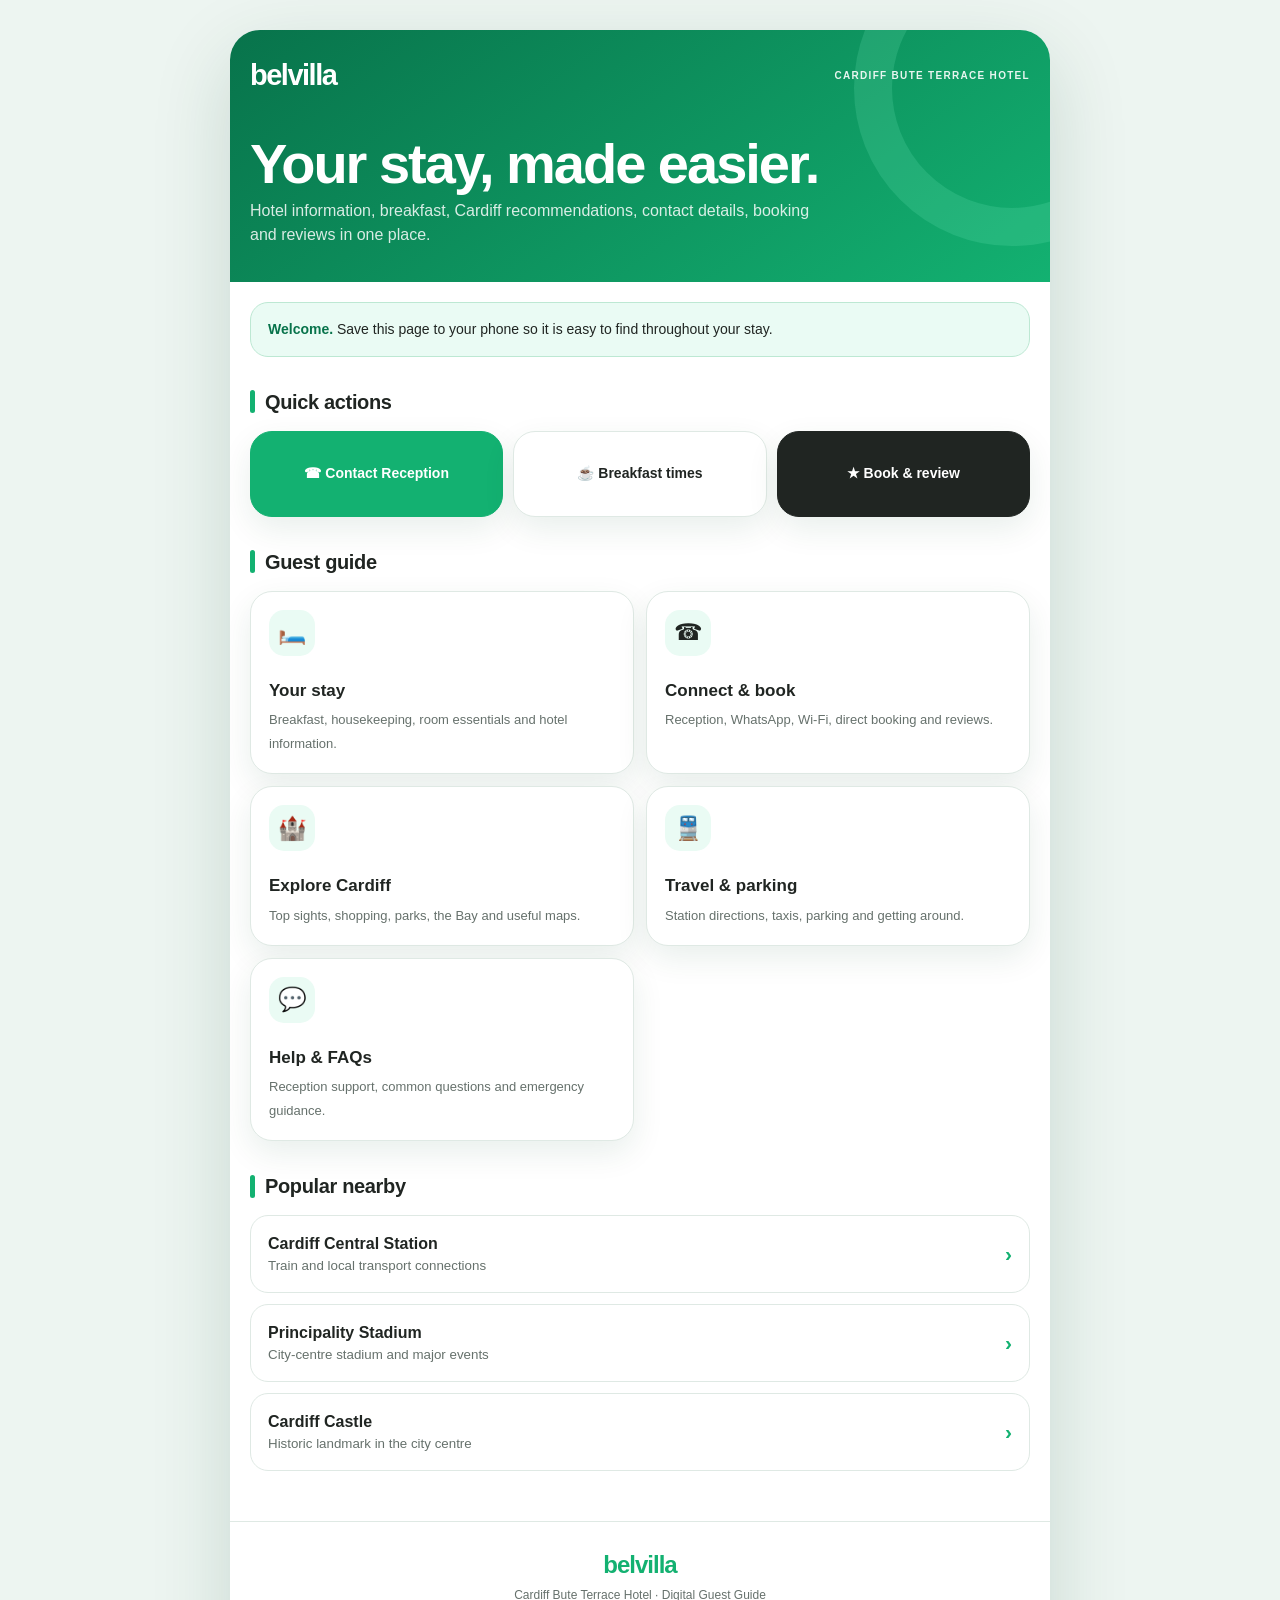
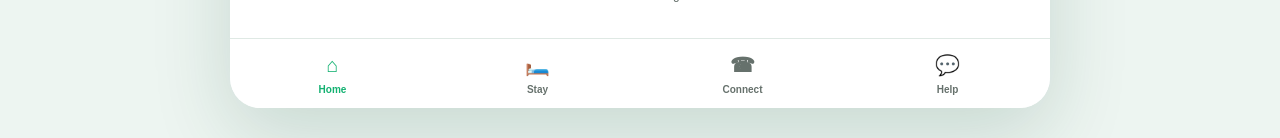
<file: index.html>
<!doctype html>
<html lang="en-GB">
<head>
  <meta charset="utf-8">
  <meta name="viewport" content="width=device-width, initial-scale=1">
  <meta http-equiv="refresh" content="0; url=./guest-guide/">
  <link rel="canonical" href="https://balashankar9.github.io/guest-guide/">
  <title>Cardiff Bute Terrace Hotel Guest Guide</title>
  <style>
    body{margin:0;min-height:100vh;display:grid;place-items:center;background:#f6faf8;color:#222;font-family:-apple-system,BlinkMacSystemFont,"Segoe UI",Arial,sans-serif;text-align:center;padding:24px}
    main{max-width:440px;background:#fff;border:1px solid #dfe9e4;border-radius:24px;padding:34px;box-shadow:0 12px 36px rgba(16,65,45,.09)}
    strong{display:block;color:#13B171;font-size:30px;letter-spacing:-1px;margin-bottom:12px}
    a{display:inline-block;margin-top:14px;padding:13px 18px;border-radius:14px;background:#13B171;color:white;text-decoration:none;font-weight:700}
  </style>
</head>
<body>
  <main>
    <strong>belvilla</strong>
    <p>Opening the Cardiff Bute Terrace Hotel guest guide…</p>
    <a href="./guest-guide/">Open guest guide</a>
  </main>
  <script>location.replace('./guest-guide/');</script>
</body>
</html>
</file>
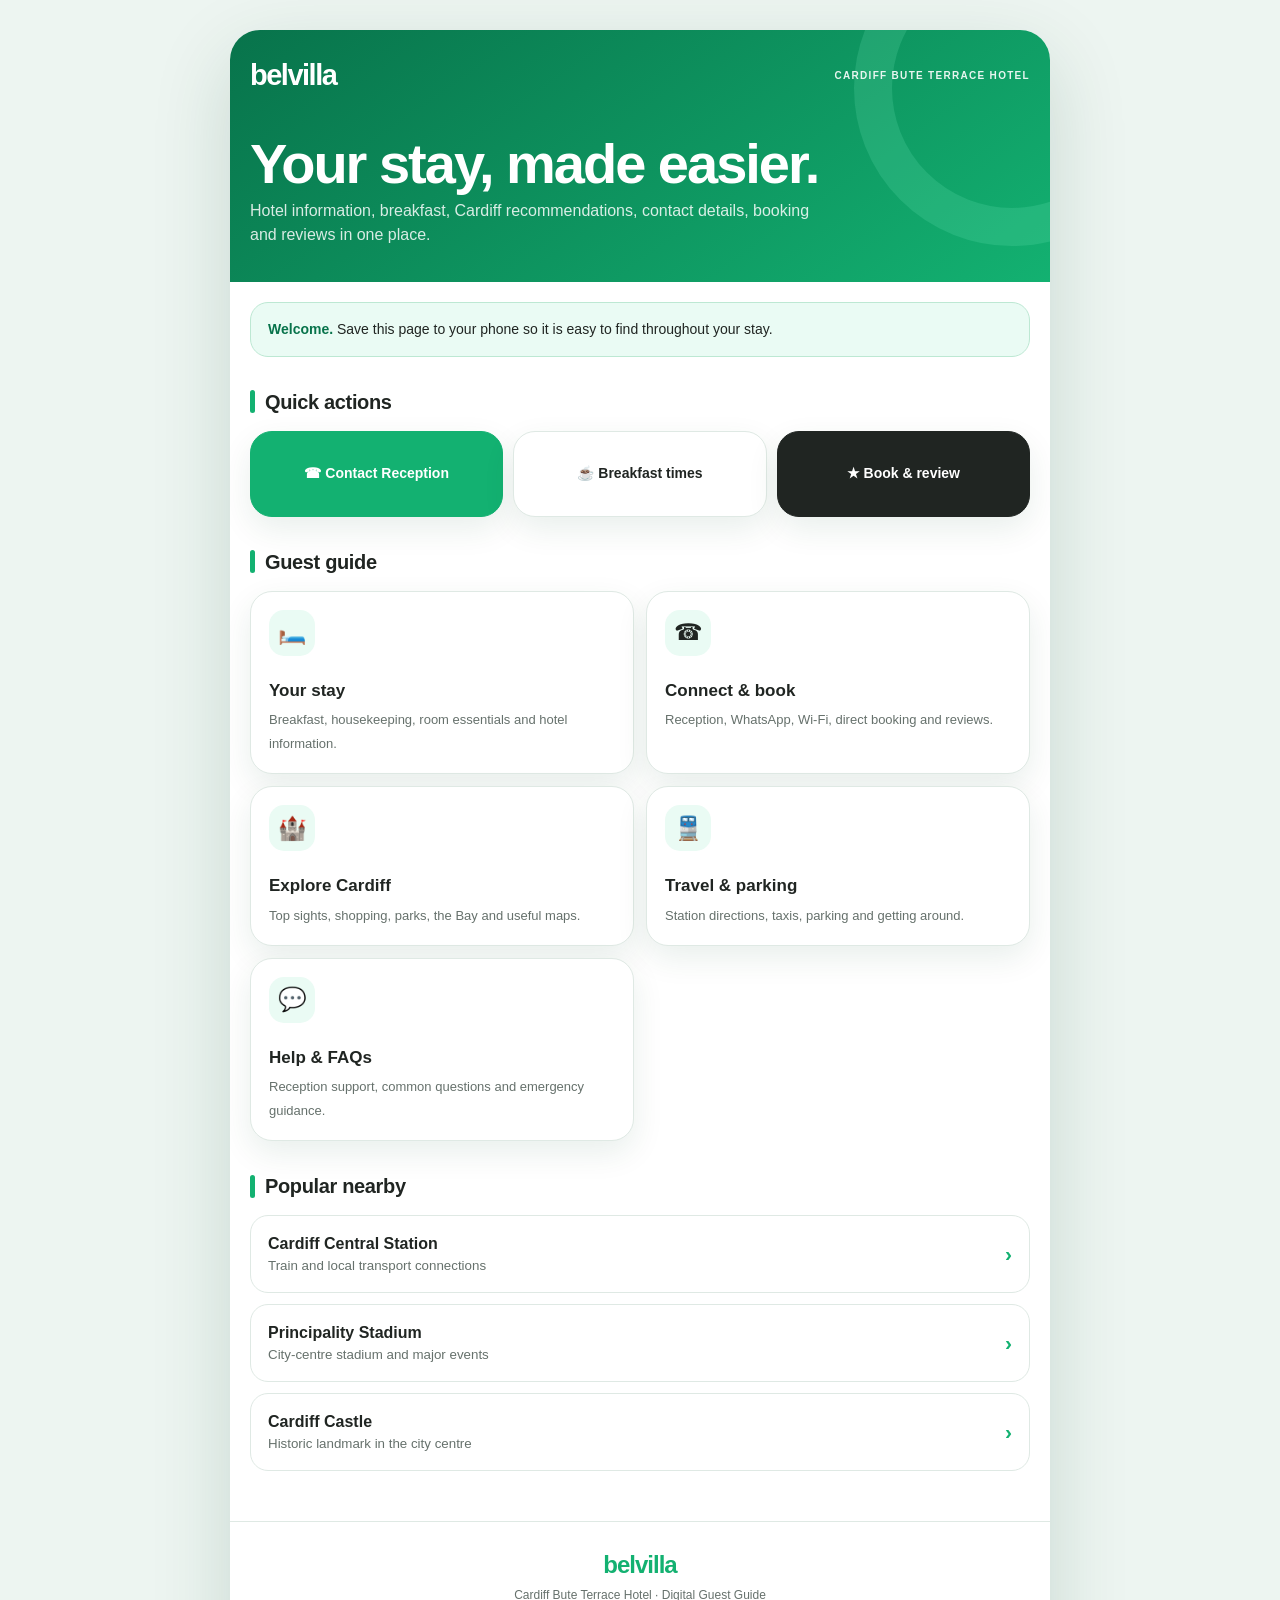
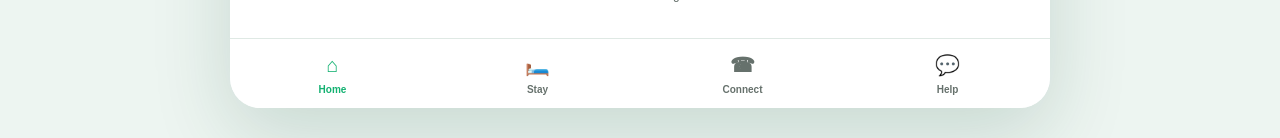
<file: guest-guide/index.html>
<!doctype html><html lang="en-GB"><head><meta charset="utf-8"><meta name="viewport" content="width=device-width,initial-scale=1,viewport-fit=cover"><meta name="theme-color" content="#13b171"><meta name="robots" content="noindex,nofollow"><meta name="description" content="Digital guest guide for Cardiff Bute Terrace Hotel by Belvilla."><title>Guest Guide | Cardiff Bute Terrace Hotel</title><link rel="stylesheet" href="styles.css"></head><body><div class="app"><header class="top home-hero"><div class="brandrow"><div class="brand">belvilla</div><div class="hotel">Cardiff Bute Terrace Hotel</div></div><h1>Your stay, made easier.</h1><p>Hotel information, breakfast, Cardiff recommendations, contact details, booking and reviews in one place.</p></header><main class="content"><section class="section"><div class="notice"><strong>Welcome.</strong> Save this page to your phone so it is easy to find throughout your stay.</div></section><section class="section"><h2>Quick actions</h2><div class="quick"><a class="action primary" href="connect.html">☎ Contact Reception</a><a class="action" href="stay.html#breakfast">☕ Breakfast times</a><a class="action dark" href="connect.html#reviews">★ Book & review</a></div></section><section class="section"><h2>Guest guide</h2><div class="grid"><a class="menu-card" href="stay.html"><span class="emoji">🛏️</span><strong>Your stay</strong><small>Breakfast, housekeeping, room essentials and hotel information.</small></a><a class="menu-card" href="connect.html"><span class="emoji">☎</span><strong>Connect & book</strong><small>Reception, WhatsApp, Wi-Fi, direct booking and reviews.</small></a><a class="menu-card" href="explore.html"><span class="emoji">🏰</span><strong>Explore Cardiff</strong><small>Top sights, shopping, parks, the Bay and useful maps.</small></a><a class="menu-card" href="travel.html"><span class="emoji">🚆</span><strong>Travel & parking</strong><small>Station directions, taxis, parking and getting around.</small></a><a class="menu-card" href="help.html"><span class="emoji">💬</span><strong>Help & FAQs</strong><small>Reception support, common questions and emergency guidance.</small></a></div></section><section class="section"><h2>Popular nearby</h2><div class="link-list"><a class="link" href="https://www.google.com/maps/search/?api=1&query=Cardiff+Central+Station" target="_blank" rel="noopener"><div><strong>Cardiff Central Station</strong><small>Train and local transport connections</small></div><span class="arrow">›</span></a><a class="link" href="https://www.google.com/maps/search/?api=1&query=Principality+Stadium+Cardiff" target="_blank" rel="noopener"><div><strong>Principality Stadium</strong><small>City-centre stadium and major events</small></div><span class="arrow">›</span></a><a class="link" href="https://www.google.com/maps/search/?api=1&query=Cardiff+Castle" target="_blank" rel="noopener"><div><strong>Cardiff Castle</strong><small>Historic landmark in the city centre</small></div><span class="arrow">›</span></a></div></section></main><footer><div class="footer-brand">belvilla</div>Cardiff Bute Terrace Hotel · Digital Guest Guide</footer><nav class="footer-nav"><a class="active" href="index.html"><span>⌂</span>Home</a><a href="stay.html"><span>🛏️</span>Stay</a><a href="connect.html"><span>☎</span>Connect</a><a href="help.html"><span>💬</span>Help</a></nav></div></body></html>
</file>
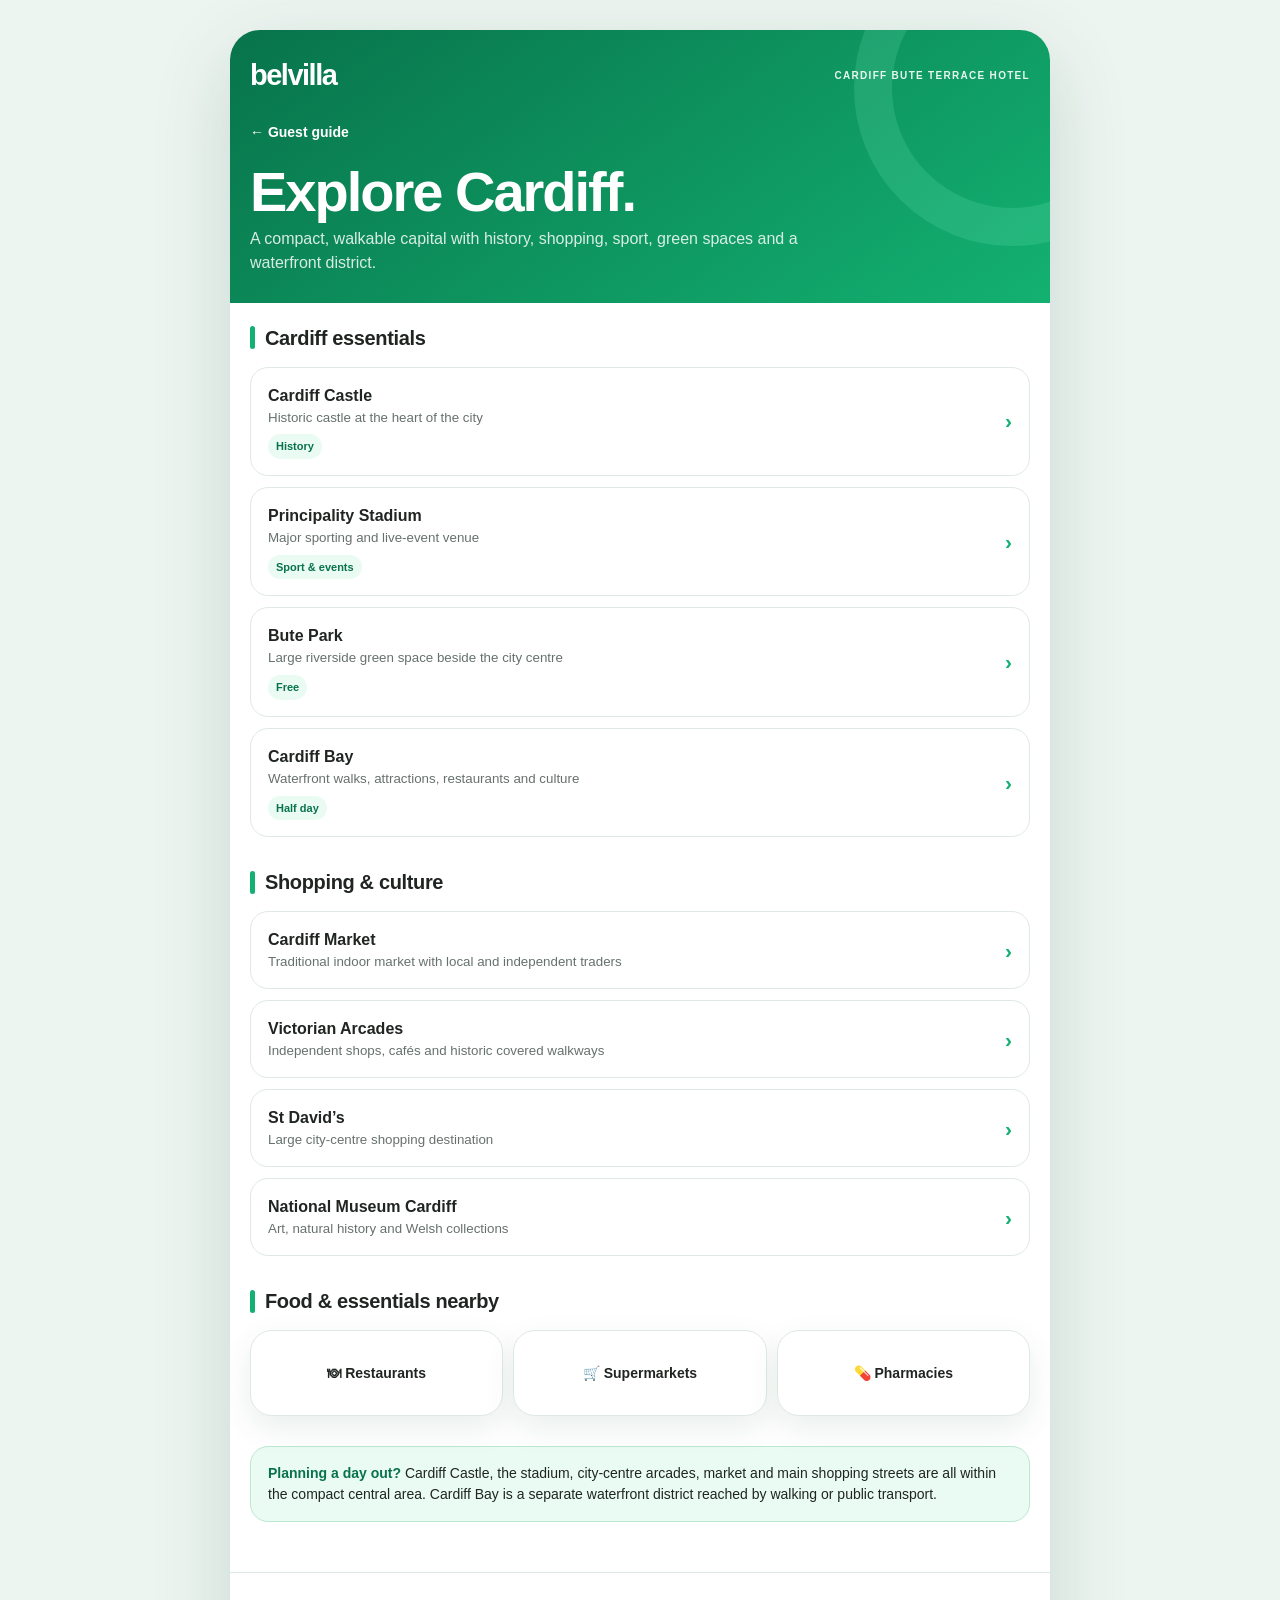
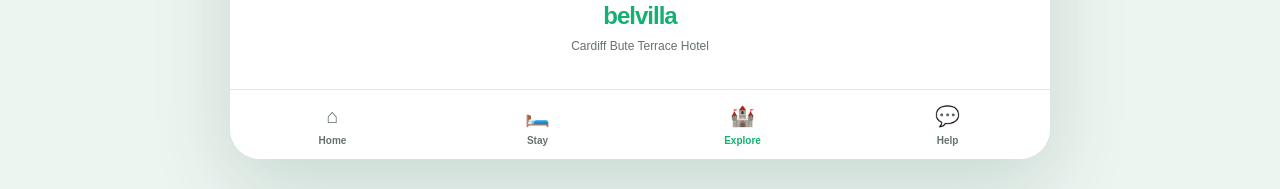
<file: guest-guide/explore.html>
<!doctype html><html lang="en-GB"><head><meta charset="utf-8"><meta name="viewport" content="width=device-width,initial-scale=1"><meta name="theme-color" content="#13b171"><meta name="robots" content="noindex,nofollow"><title>Explore Cardiff | Guest Guide</title><link rel="stylesheet" href="styles.css"></head><body><div class="app"><header class="top"><div class="brandrow"><div class="brand">belvilla</div><div class="hotel">Cardiff Bute Terrace Hotel</div></div><a class="back" href="index.html">← Guest guide</a><h1>Explore Cardiff.</h1><p>A compact, walkable capital with history, shopping, sport, green spaces and a waterfront district.</p></header><main class="content"><section class="section"><h2>Cardiff essentials</h2><div class="link-list"><a class="link" href="https://www.google.com/maps/search/?api=1&query=Cardiff+Castle" target="_blank" rel="noopener"><div><strong>Cardiff Castle</strong><small>Historic castle at the heart of the city</small><span class="tag">History</span></div><span class="arrow">›</span></a><a class="link" href="https://www.google.com/maps/search/?api=1&query=Principality+Stadium+Cardiff" target="_blank" rel="noopener"><div><strong>Principality Stadium</strong><small>Major sporting and live-event venue</small><span class="tag">Sport & events</span></div><span class="arrow">›</span></a><a class="link" href="https://www.google.com/maps/search/?api=1&query=Bute+Park+Cardiff" target="_blank" rel="noopener"><div><strong>Bute Park</strong><small>Large riverside green space beside the city centre</small><span class="tag">Free</span></div><span class="arrow">›</span></a><a class="link" href="https://www.google.com/maps/search/?api=1&query=Cardiff+Bay" target="_blank" rel="noopener"><div><strong>Cardiff Bay</strong><small>Waterfront walks, attractions, restaurants and culture</small><span class="tag">Half day</span></div><span class="arrow">›</span></a></div></section><section class="section"><h2>Shopping & culture</h2><div class="link-list"><a class="link" href="https://www.google.com/maps/search/?api=1&query=Cardiff+Market" target="_blank" rel="noopener"><div><strong>Cardiff Market</strong><small>Traditional indoor market with local and independent traders</small></div><span class="arrow">›</span></a><a class="link" href="https://www.google.com/maps/search/?api=1&query=Cardiff+Victorian+Arcades" target="_blank" rel="noopener"><div><strong>Victorian Arcades</strong><small>Independent shops, cafés and historic covered walkways</small></div><span class="arrow">›</span></a><a class="link" href="https://www.google.com/maps/search/?api=1&query=St+Davids+Dewi+Sant+Cardiff" target="_blank" rel="noopener"><div><strong>St David’s</strong><small>Large city-centre shopping destination</small></div><span class="arrow">›</span></a><a class="link" href="https://www.google.com/maps/search/?api=1&query=National+Museum+Cardiff" target="_blank" rel="noopener"><div><strong>National Museum Cardiff</strong><small>Art, natural history and Welsh collections</small></div><span class="arrow">›</span></a></div></section><section class="section"><h2>Food & essentials nearby</h2><div class="quick"><a class="action" href="https://www.google.com/maps/search/?api=1&query=restaurants+near+Cardiff+Bute+Terrace" target="_blank" rel="noopener">🍽 Restaurants</a><a class="action" href="https://www.google.com/maps/search/?api=1&query=supermarket+near+Cardiff+Bute+Terrace" target="_blank" rel="noopener">🛒 Supermarkets</a><a class="action" href="https://www.google.com/maps/search/?api=1&query=pharmacy+near+Cardiff+Bute+Terrace" target="_blank" rel="noopener">💊 Pharmacies</a></div></section><section class="section"><div class="notice"><strong>Planning a day out?</strong> Cardiff Castle, the stadium, city-centre arcades, market and main shopping streets are all within the compact central area. Cardiff Bay is a separate waterfront district reached by walking or public transport.</div></section></main><footer><div class="footer-brand">belvilla</div>Cardiff Bute Terrace Hotel</footer><nav class="footer-nav"><a href="index.html"><span>⌂</span>Home</a><a href="stay.html"><span>🛏️</span>Stay</a><a class="active" href="explore.html"><span>🏰</span>Explore</a><a href="help.html"><span>💬</span>Help</a></nav></div></body></html>
</file>
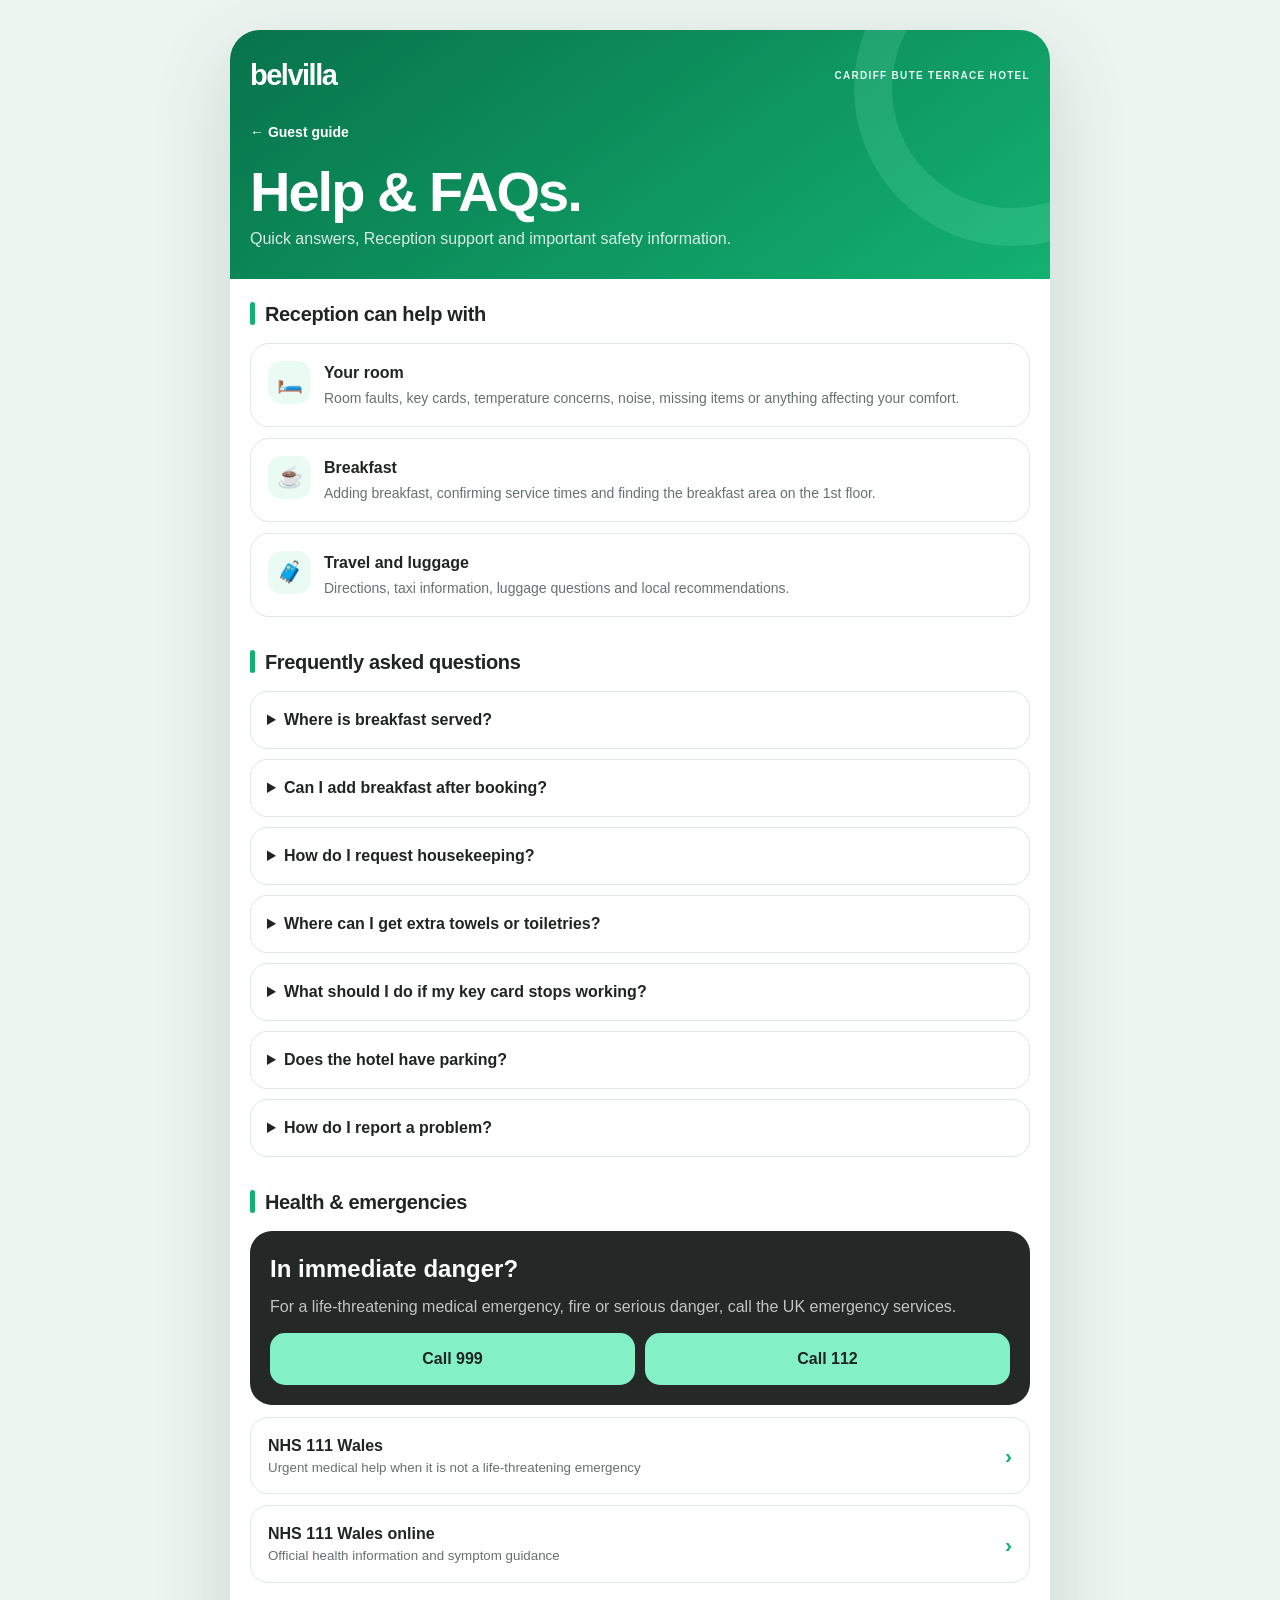
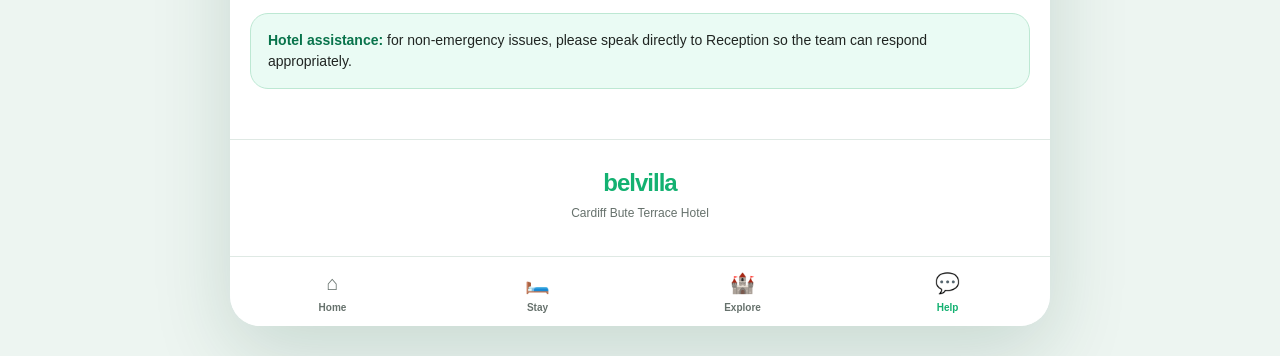
<file: guest-guide/help.html>
<!doctype html><html lang="en-GB"><head><meta charset="utf-8"><meta name="viewport" content="width=device-width,initial-scale=1"><meta name="theme-color" content="#13b171"><meta name="robots" content="noindex,nofollow"><title>Help & FAQs | Guest Guide</title><link rel="stylesheet" href="styles.css"></head><body><div class="app"><header class="top"><div class="brandrow"><div class="brand">belvilla</div><div class="hotel">Cardiff Bute Terrace Hotel</div></div><a class="back" href="index.html">← Guest guide</a><h1>Help & FAQs.</h1><p>Quick answers, Reception support and important safety information.</p></header><main class="content"><section class="section"><h2>Reception can help with</h2><div class="list"><div class="row"><div class="icon">🛏️</div><div><h3>Your room</h3><p>Room faults, key cards, temperature concerns, noise, missing items or anything affecting your comfort.</p></div></div><div class="row"><div class="icon">☕</div><div><h3>Breakfast</h3><p>Adding breakfast, confirming service times and finding the breakfast area on the 1st floor.</p></div></div><div class="row"><div class="icon">🧳</div><div><h3>Travel and luggage</h3><p>Directions, taxi information, luggage questions and local recommendations.</p></div></div></div></section><section class="section"><h2>Frequently asked questions</h2><div class="faq"><details><summary>Where is breakfast served?</summary><p>Breakfast is served on the 1st floor. Weekdays: 7:30–9:30 AM. Weekends: 8:00–10:00 AM.</p></details><details><summary>Can I add breakfast after booking?</summary><p>Yes. Please speak to Reception to ask for breakfast to be added to your stay.</p></details><details><summary>How do I request housekeeping?</summary><p>Stayover housekeeping is available on request. Tell Reception and include your room number.</p></details><details><summary>Where can I get extra towels or toiletries?</summary><p>Ask Reception for extra towels, toilet rolls, toiletries, tea and coffee supplies or other room essentials.</p></details><details><summary>What should I do if my key card stops working?</summary><p>Bring the card to Reception for assistance. Keep it away from phones and magnetic items.</p></details><details><summary>Does the hotel have parking?</summary><p>The hotel does not provide on-site parking. Use the Travel & Parking page to compare nearby options and official Cardiff Council guidance.</p></details><details><summary>How do I report a problem?</summary><p>Please contact Reception as soon as possible and give your room number, what happened and when you first noticed it.</p></details></div></section><section class="section"><h2>Health & emergencies</h2><div class="emergency"><h3>In immediate danger?</h3><p>For a life-threatening medical emergency, fire or serious danger, call the UK emergency services.</p><div class="emergency-grid"><a href="tel:999">Call 999</a><a href="tel:112">Call 112</a></div></div><div class="link-list" style="margin-top:12px"><a class="link" href="tel:111"><div><strong>NHS 111 Wales</strong><small>Urgent medical help when it is not a life-threatening emergency</small></div><span class="arrow">›</span></a><a class="link" href="https://111.wales.nhs.uk/" target="_blank" rel="noopener"><div><strong>NHS 111 Wales online</strong><small>Official health information and symptom guidance</small></div><span class="arrow">›</span></a></div></section><section class="section"><div class="notice"><strong>Hotel assistance:</strong> for non-emergency issues, please speak directly to Reception so the team can respond appropriately.</div></section></main><footer><div class="footer-brand">belvilla</div>Cardiff Bute Terrace Hotel</footer><nav class="footer-nav"><a href="index.html"><span>⌂</span>Home</a><a href="stay.html"><span>🛏️</span>Stay</a><a href="explore.html"><span>🏰</span>Explore</a><a class="active" href="help.html"><span>💬</span>Help</a></nav></div></body></html>
</file>
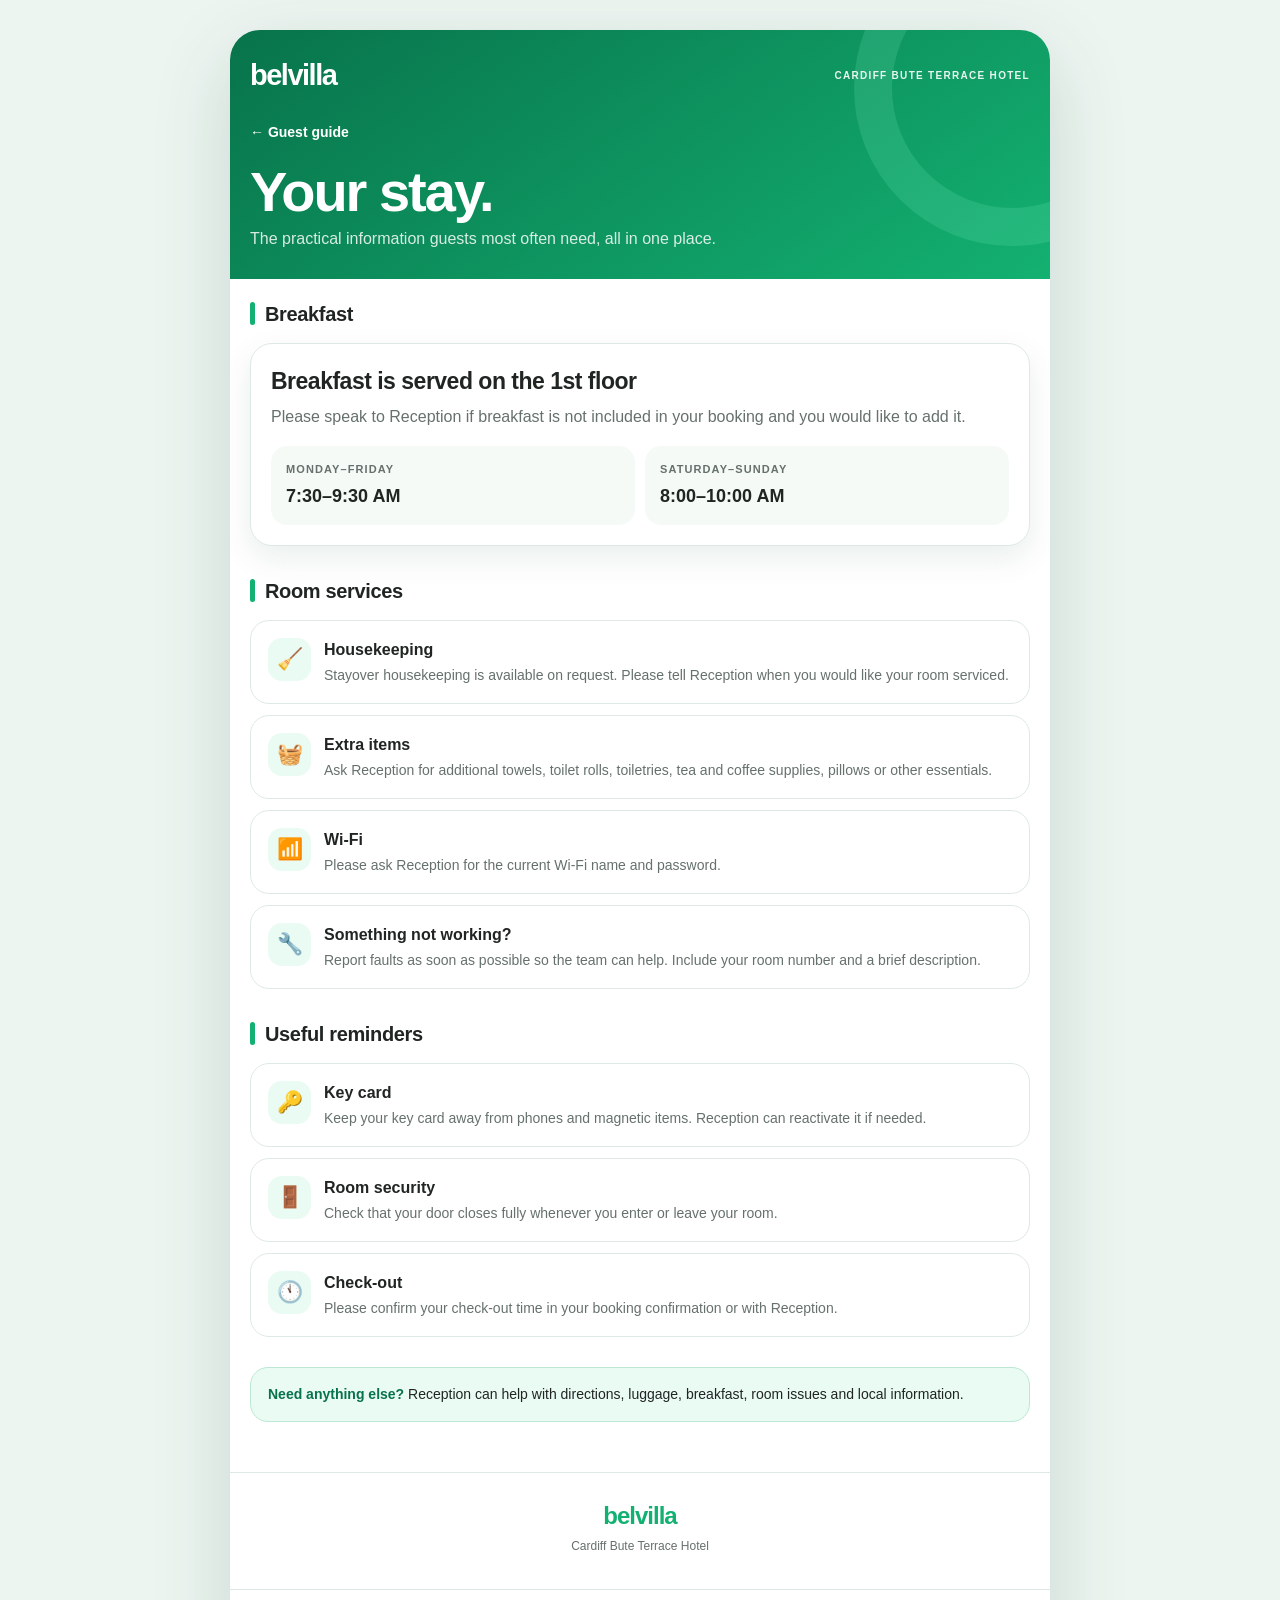
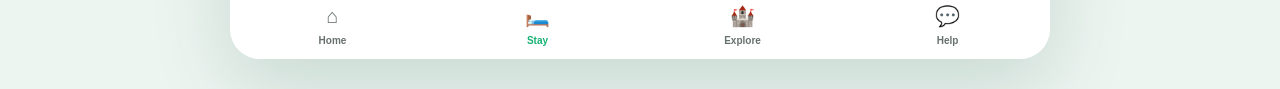
<file: guest-guide/stay.html>
<!doctype html><html lang="en-GB"><head><meta charset="utf-8"><meta name="viewport" content="width=device-width,initial-scale=1"><meta name="theme-color" content="#13b171"><meta name="robots" content="noindex,nofollow"><title>Your Stay | Cardiff Bute Terrace Hotel</title><link rel="stylesheet" href="styles.css"></head><body><div class="app"><header class="top"><div class="brandrow"><div class="brand">belvilla</div><div class="hotel">Cardiff Bute Terrace Hotel</div></div><a class="back" href="index.html">← Guest guide</a><h1>Your stay.</h1><p>The practical information guests most often need, all in one place.</p></header><main class="content"><section class="section" id="breakfast"><h2>Breakfast</h2><div class="feature"><h3>Breakfast is served on the 1st floor</h3><p>Please speak to Reception if breakfast is not included in your booking and you would like to add it.</p><div class="time-grid"><div class="time"><small>Monday–Friday</small><strong>7:30–9:30 AM</strong></div><div class="time"><small>Saturday–Sunday</small><strong>8:00–10:00 AM</strong></div></div></div></section><section class="section"><h2>Room services</h2><div class="list"><div class="row"><div class="icon">🧹</div><div><h3>Housekeeping</h3><p>Stayover housekeeping is available on request. Please tell Reception when you would like your room serviced.</p></div></div><div class="row"><div class="icon">🧺</div><div><h3>Extra items</h3><p>Ask Reception for additional towels, toilet rolls, toiletries, tea and coffee supplies, pillows or other essentials.</p></div></div><div class="row"><div class="icon">📶</div><div><h3>Wi-Fi</h3><p>Please ask Reception for the current Wi-Fi name and password.</p></div></div><div class="row"><div class="icon">🔧</div><div><h3>Something not working?</h3><p>Report faults as soon as possible so the team can help. Include your room number and a brief description.</p></div></div></div></section><section class="section"><h2>Useful reminders</h2><div class="list"><div class="row"><div class="icon">🔑</div><div><h3>Key card</h3><p>Keep your key card away from phones and magnetic items. Reception can reactivate it if needed.</p></div></div><div class="row"><div class="icon">🚪</div><div><h3>Room security</h3><p>Check that your door closes fully whenever you enter or leave your room.</p></div></div><div class="row"><div class="icon">🕚</div><div><h3>Check-out</h3><p>Please confirm your check-out time in your booking confirmation or with Reception.</p></div></div></div></section><section class="section"><div class="notice"><strong>Need anything else?</strong> Reception can help with directions, luggage, breakfast, room issues and local information.</div></section></main><footer><div class="footer-brand">belvilla</div>Cardiff Bute Terrace Hotel</footer><nav class="footer-nav"><a href="index.html"><span>⌂</span>Home</a><a class="active" href="stay.html"><span>🛏️</span>Stay</a><a href="explore.html"><span>🏰</span>Explore</a><a href="help.html"><span>💬</span>Help</a></nav></div></body></html>
</file>
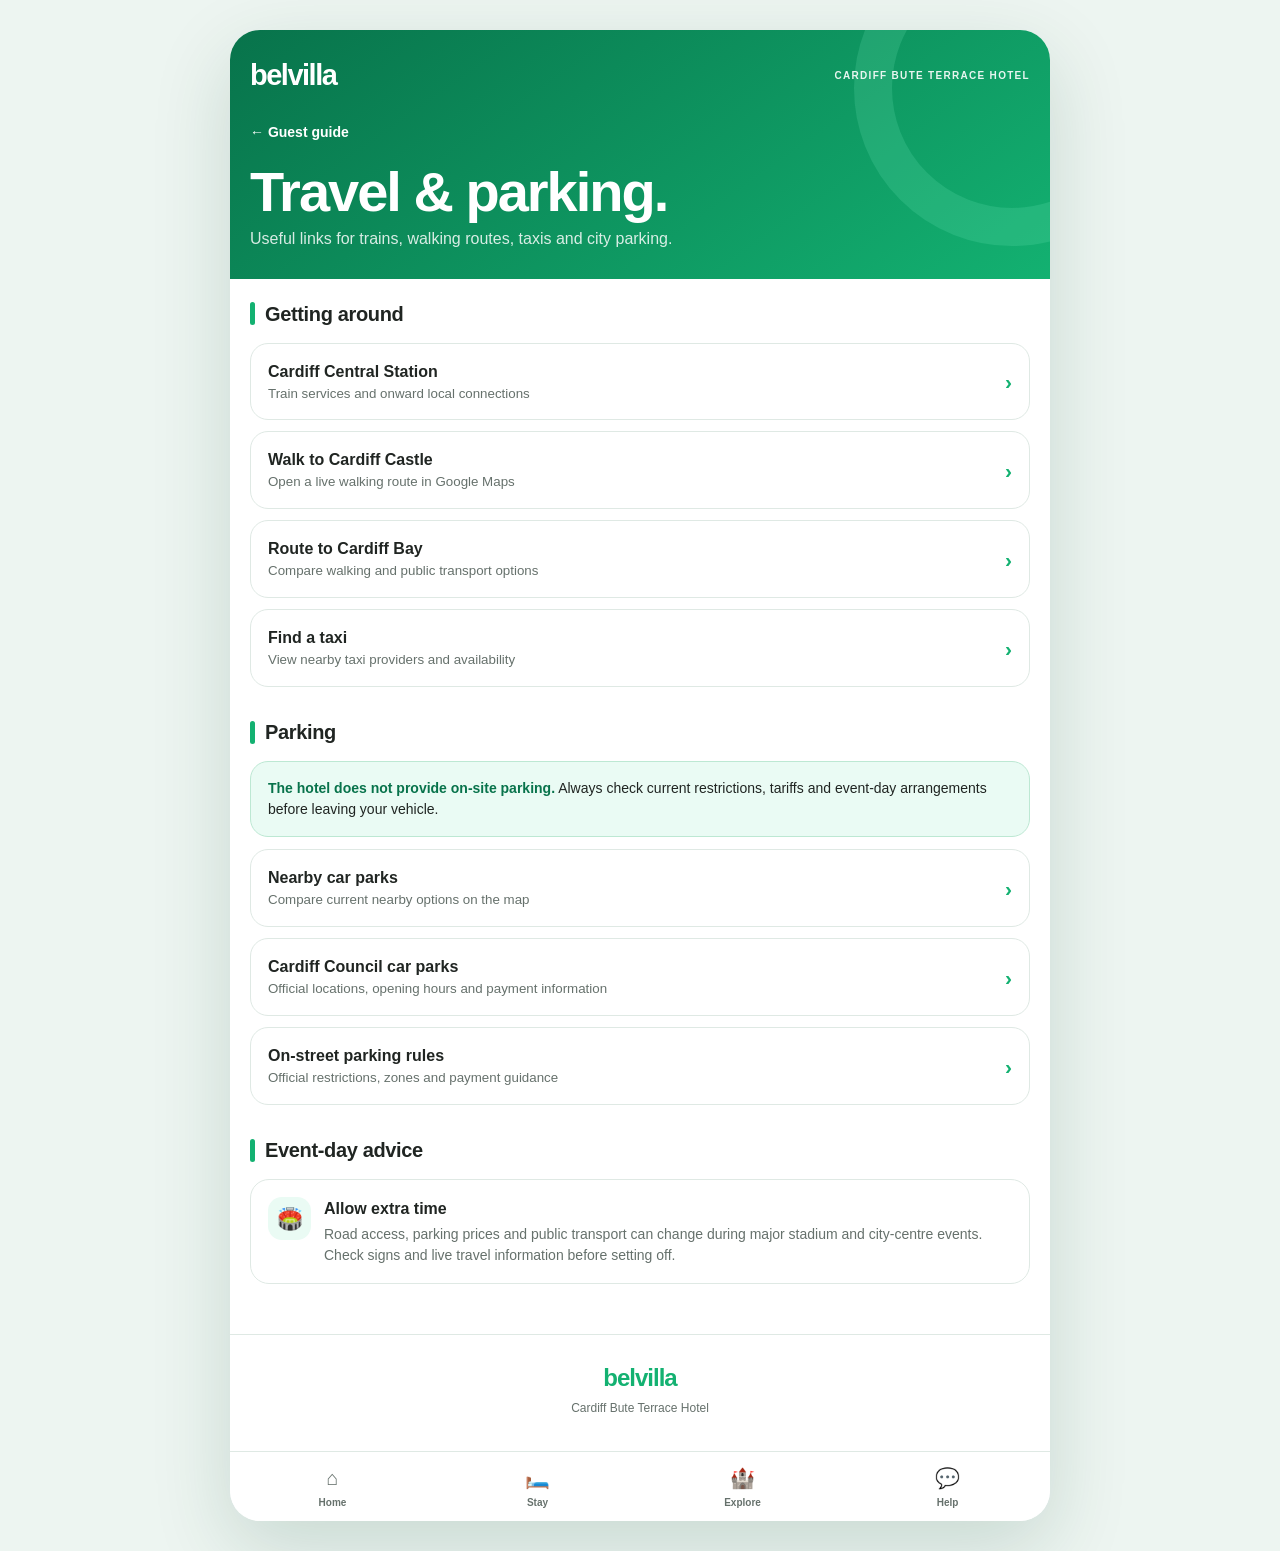
<file: guest-guide/travel.html>
<!doctype html><html lang="en-GB"><head><meta charset="utf-8"><meta name="viewport" content="width=device-width,initial-scale=1"><meta name="theme-color" content="#13b171"><meta name="robots" content="noindex,nofollow"><title>Travel & Parking | Guest Guide</title><link rel="stylesheet" href="styles.css"></head><body><div class="app"><header class="top"><div class="brandrow"><div class="brand">belvilla</div><div class="hotel">Cardiff Bute Terrace Hotel</div></div><a class="back" href="index.html">← Guest guide</a><h1>Travel & parking.</h1><p>Useful links for trains, walking routes, taxis and city parking.</p></header><main class="content"><section class="section"><h2>Getting around</h2><div class="link-list"><a class="link" href="https://www.google.com/maps/search/?api=1&query=Cardiff+Central+Station" target="_blank" rel="noopener"><div><strong>Cardiff Central Station</strong><small>Train services and onward local connections</small></div><span class="arrow">›</span></a><a class="link" href="https://www.google.com/maps/dir/?api=1&destination=Cardiff+Castle" target="_blank" rel="noopener"><div><strong>Walk to Cardiff Castle</strong><small>Open a live walking route in Google Maps</small></div><span class="arrow">›</span></a><a class="link" href="https://www.google.com/maps/dir/?api=1&destination=Cardiff+Bay" target="_blank" rel="noopener"><div><strong>Route to Cardiff Bay</strong><small>Compare walking and public transport options</small></div><span class="arrow">›</span></a><a class="link" href="https://www.google.com/maps/search/?api=1&query=taxi+near+Cardiff+Bute+Terrace" target="_blank" rel="noopener"><div><strong>Find a taxi</strong><small>View nearby taxi providers and availability</small></div><span class="arrow">›</span></a></div></section><section class="section"><h2>Parking</h2><div class="notice"><strong>The hotel does not provide on-site parking.</strong> Always check current restrictions, tariffs and event-day arrangements before leaving your vehicle.</div><div class="link-list" style="margin-top:12px"><a class="link" href="https://www.google.com/maps/search/?api=1&query=car+park+near+Cardiff+Bute+Terrace" target="_blank" rel="noopener"><div><strong>Nearby car parks</strong><small>Compare current nearby options on the map</small></div><span class="arrow">›</span></a><a class="link" href="https://www.cardiff.gov.uk/carparks" target="_blank" rel="noopener"><div><strong>Cardiff Council car parks</strong><small>Official locations, opening hours and payment information</small></div><span class="arrow">›</span></a><a class="link" href="https://www.cardiff.gov.uk/onstreetparking" target="_blank" rel="noopener"><div><strong>On-street parking rules</strong><small>Official restrictions, zones and payment guidance</small></div><span class="arrow">›</span></a></div></section><section class="section"><h2>Event-day advice</h2><div class="row"><div class="icon">🏟️</div><div><h3>Allow extra time</h3><p>Road access, parking prices and public transport can change during major stadium and city-centre events. Check signs and live travel information before setting off.</p></div></div></section></main><footer><div class="footer-brand">belvilla</div>Cardiff Bute Terrace Hotel</footer><nav class="footer-nav"><a href="index.html"><span>⌂</span>Home</a><a href="stay.html"><span>🛏️</span>Stay</a><a href="explore.html"><span>🏰</span>Explore</a><a href="help.html"><span>💬</span>Help</a></nav></div></body></html>
</file>
<file: guest-guide/styles.css>
:root{--green:#13b171;--deep:#08734b;--mint:#83f1c5;--mint-soft:#eafbf4;--ink:#202522;--muted:#66716c;--line:#dfe9e4;--soft:#f5faf7;--white:#fff;--shadow:0 12px 32px rgba(10,73,48,.09);--radius:22px}*{box-sizing:border-box}html{scroll-behavior:smooth}body{margin:0;background:#edf5f1;color:var(--ink);font-family:Inter,-apple-system,BlinkMacSystemFont,"Segoe UI",Arial,sans-serif;line-height:1.5;-webkit-font-smoothing:antialiased}a{color:inherit}button,a{-webkit-tap-highlight-color:transparent}.app{max-width:820px;min-height:100vh;margin:auto;background:var(--white)}.top{position:relative;overflow:hidden;padding:24px 20px 28px;color:#fff;background:linear-gradient(145deg,var(--deep),var(--green))}.top:after{content:"";position:absolute;width:240px;height:240px;right:-120px;top:-100px;border:38px solid rgba(131,241,197,.16);border-radius:50%}.brandrow{position:relative;z-index:1;display:flex;align-items:center;justify-content:space-between;gap:14px}.brand{font-size:29px;font-weight:850;letter-spacing:-1.5px}.hotel{max-width:230px;text-align:right;font-size:10px;font-weight:700;line-height:1.4;letter-spacing:.13em;text-transform:uppercase;opacity:.9}.back{position:relative;z-index:1;display:inline-flex;align-items:center;gap:8px;margin-top:24px;color:#fff;text-decoration:none;font-size:14px;font-weight:700}.top h1{position:relative;z-index:1;margin:20px 0 7px;font-size:clamp(34px,9vw,56px);line-height:1;letter-spacing:-2px}.top p{position:relative;z-index:1;margin:0;max-width:580px;color:rgba(255,255,255,.84);font-size:16px}.home-hero{padding-bottom:35px}.home-hero h1{margin-top:38px}.content{padding:20px}.notice{padding:16px 17px;border:1px solid #bde8d3;border-radius:18px;background:var(--mint-soft);font-size:14px}.notice strong{color:var(--deep)}.section{margin:0 0 30px}.section h2{display:flex;align-items:center;gap:10px;margin:0 0 14px;font-size:20px;letter-spacing:-.35px}.section h2:before{content:"";width:5px;height:23px;border-radius:8px;background:var(--green)}.grid{display:grid;grid-template-columns:repeat(2,1fr);gap:12px}.menu-card,.info-card,.action{border:1px solid var(--line);border-radius:var(--radius);background:#fff;box-shadow:var(--shadow)}.menu-card{min-height:150px;padding:18px;text-decoration:none;transition:.16s transform}.menu-card:active,.action:active{transform:scale(.985)}.menu-card .emoji{display:grid;place-items:center;width:46px;height:46px;margin-bottom:22px;border-radius:15px;background:var(--mint-soft);font-size:23px}.menu-card strong{display:block;margin-bottom:4px;font-size:17px}.menu-card small{color:var(--muted);font-size:13px}.quick{display:grid;grid-template-columns:repeat(3,1fr);gap:10px}.action{display:flex;min-height:86px;padding:14px;align-items:center;justify-content:center;gap:8px;text-align:center;text-decoration:none;font-size:14px;font-weight:750}.action.primary{color:#fff;border-color:var(--green);background:var(--green)}.action.dark{color:#fff;border-color:var(--ink);background:var(--ink)}.feature{padding:20px;border:1px solid var(--line);border-radius:var(--radius);background:#fff;box-shadow:var(--shadow)}.feature h3{margin:0 0 7px;font-size:23px;letter-spacing:-.5px}.feature p{margin:0;color:var(--muted)}.time-grid{display:grid;grid-template-columns:1fr 1fr;gap:10px;margin-top:17px}.time{padding:15px;border-radius:16px;background:var(--soft)}.time small{display:block;margin-bottom:5px;color:var(--muted);font-size:11px;font-weight:800;letter-spacing:.1em;text-transform:uppercase}.time strong{font-size:18px}.list{display:grid;gap:11px}.row{display:grid;grid-template-columns:43px 1fr;gap:13px;padding:17px;border:1px solid var(--line);border-radius:19px;background:#fff}.row .icon{display:grid;place-items:center;width:43px;height:43px;border-radius:14px;background:var(--mint-soft);font-size:21px}.row h3{margin:0 0 3px;font-size:16px}.row p{margin:0;color:var(--muted);font-size:14px}.link-list{display:grid;gap:11px}.link{display:flex;align-items:center;justify-content:space-between;gap:15px;padding:16px 17px;border:1px solid var(--line);border-radius:18px;text-decoration:none;background:#fff}.link div{min-width:0}.link strong{display:block}.link small{display:block;color:var(--muted);white-space:normal}.arrow{color:var(--green);font-size:21px;font-weight:800}.tag{display:inline-flex;margin-top:7px;padding:4px 8px;border-radius:999px;color:var(--deep);background:var(--mint-soft);font-size:11px;font-weight:800}.emergency{padding:20px;border-radius:var(--radius);color:#fff;background:#242927}.emergency h3{margin:0 0 8px;font-size:24px}.emergency p{margin:0 0 14px;color:rgba(255,255,255,.72)}.emergency-grid{display:grid;grid-template-columns:1fr 1fr;gap:10px}.emergency a{display:block;padding:14px;border-radius:15px;color:var(--ink);text-align:center;text-decoration:none;background:var(--mint);font-weight:850}.faq details{margin-bottom:10px;padding:16px;border:1px solid var(--line);border-radius:17px;background:#fff}.faq summary{cursor:pointer;font-weight:800}.faq p{margin:11px 0 0;color:var(--muted);font-size:14px}.footer-nav{position:sticky;bottom:0;z-index:5;display:grid;grid-template-columns:repeat(4,1fr);border-top:1px solid var(--line);background:rgba(255,255,255,.96);backdrop-filter:blur(12px)}.footer-nav a{padding:11px 5px;text-align:center;text-decoration:none;color:var(--muted);font-size:10px;font-weight:800}.footer-nav span{display:block;margin-bottom:2px;font-size:20px}.footer-nav a.active{color:var(--green)}footer{padding:25px 20px 34px;border-top:1px solid var(--line);text-align:center;color:var(--muted);font-size:12px}.footer-brand{margin-bottom:3px;color:var(--green);font-size:24px;font-weight:850;letter-spacing:-1px}@media(max-width:520px){.content{padding:17px}.grid{grid-template-columns:1fr 1fr}.quick{grid-template-columns:1fr}.time-grid,.emergency-grid{grid-template-columns:1fr}.hotel{max-width:155px;font-size:8.5px}.menu-card{min-height:142px;padding:16px}.menu-card .emoji{margin-bottom:17px}}@media(min-width:821px){body{padding:30px 0}.app{overflow:hidden;border-radius:30px;box-shadow:0 26px 80px rgba(8,70,46,.16)}.footer-nav{border-radius:0 0 30px 30px}}
</file>
